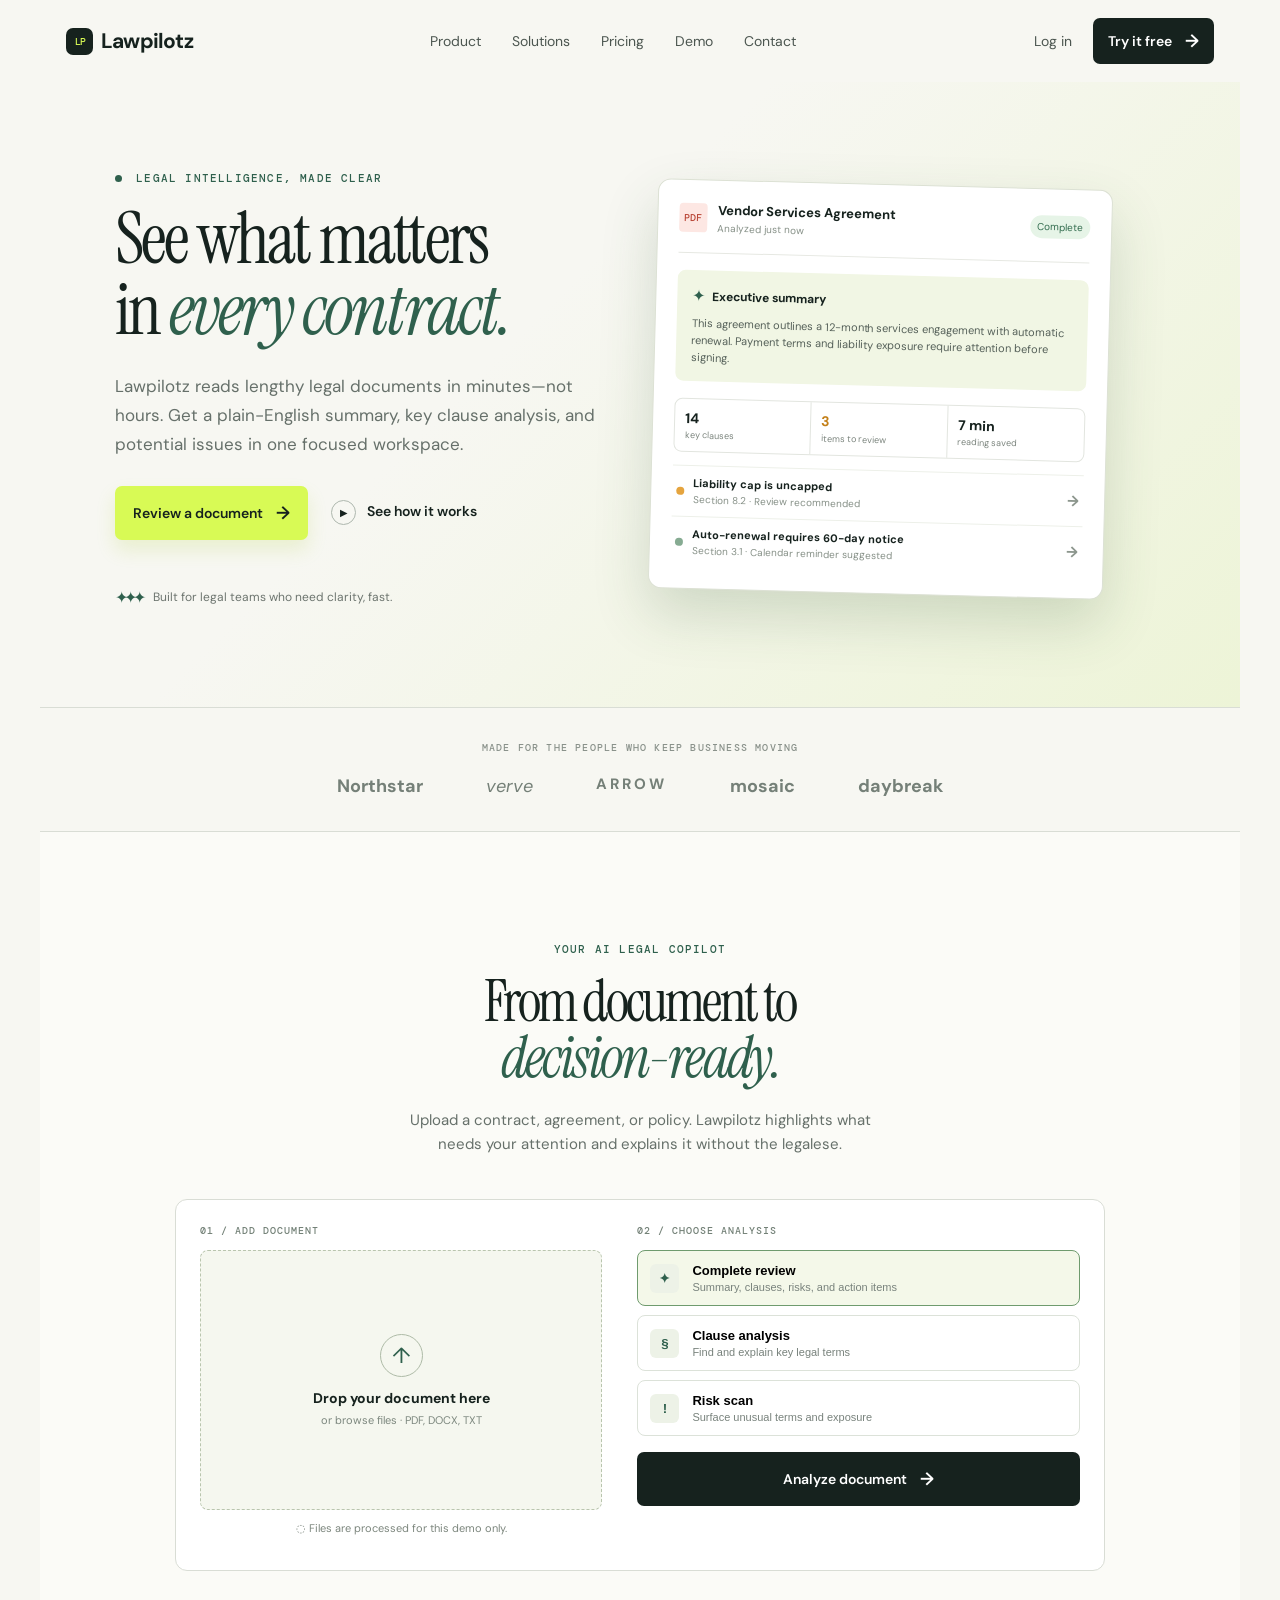
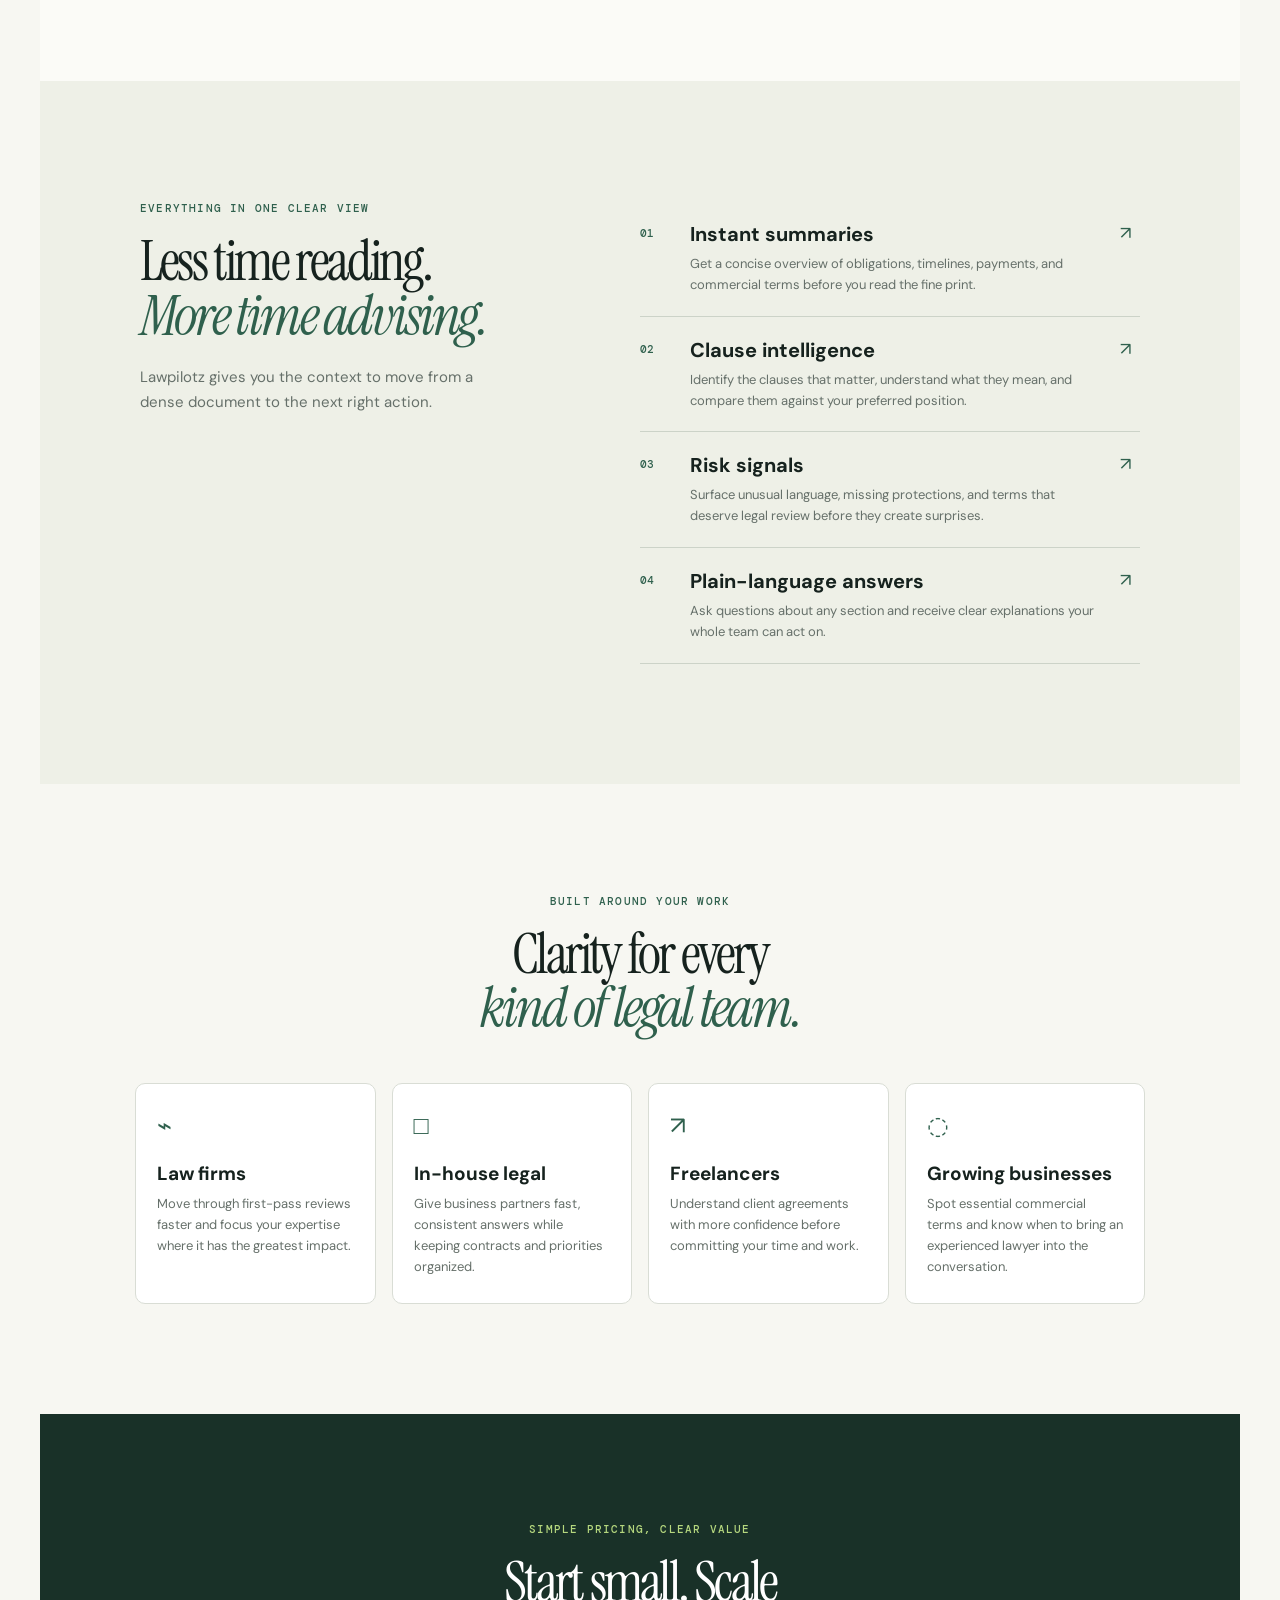
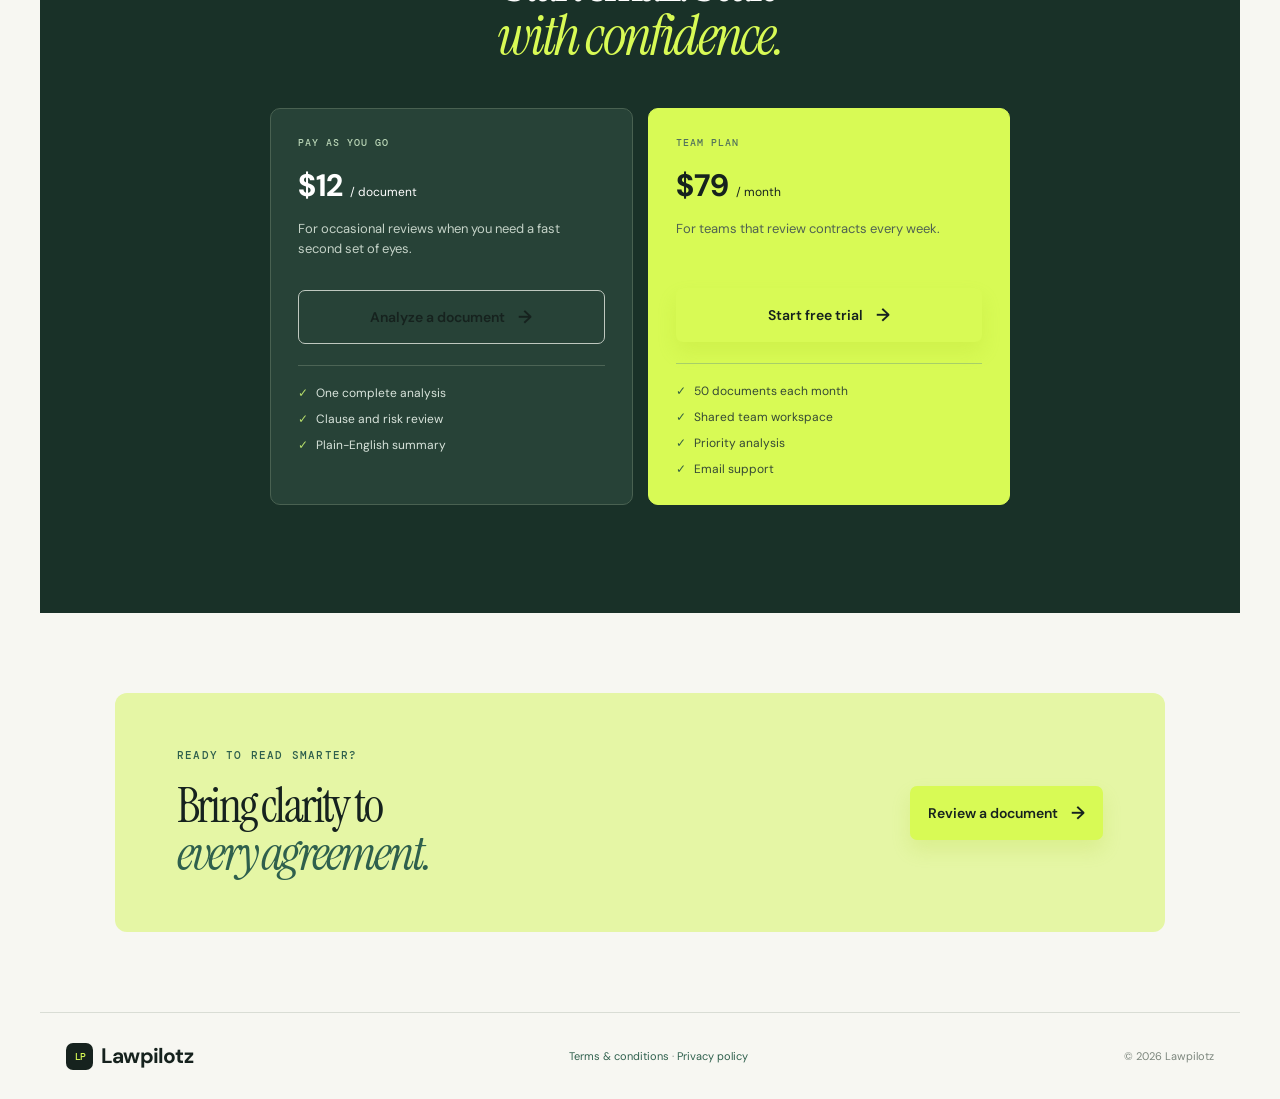
<file: index.html>
<!doctype html>
<html lang="en">
<head>
  <meta charset="UTF-8" />
  <meta name="viewport" content="width=device-width, initial-scale=1.0" />
  <meta name="description" content="Lawpilotz turns complex legal documents into clear, actionable insight." />
  <title>Lawpilotz — Legal clarity, accelerated</title>
  <link rel="preconnect" href="https://fonts.googleapis.com" />
  <link rel="preconnect" href="https://fonts.gstatic.com" crossorigin />
  <link href="https://fonts.googleapis.com/css2?family=DM+Mono:wght@400;500&family=DM+Sans:wght@400;500;600;700&family=Instrument+Serif:ital@0;1&display=swap" rel="stylesheet" />
  <link rel="stylesheet" href="styles.css" />
</head>
<body>
  <header class="header">
    <a class="brand" href="#top"><span class="brand-icon">LP</span>Lawpilotz</a>
    <nav><a href="product.html">Product</a><a href="#solutions">Solutions</a><a href="#pricing">Pricing</a><a href="demo.html">Demo</a><a href="contact.html">Contact</a></nav>
    <div class="header-actions"><a class="login" href="contact.html">Log in</a><a class="button dark small" href="demo.html">Try it free <span>→</span></a></div>
  </header>
  <main id="top">
    <section class="hero">
      <div class="hero-copy">
        <p class="eyebrow"><i></i> LEGAL INTELLIGENCE, MADE CLEAR</p>
        <h1>See what matters<br />in <em>every contract.</em></h1>
        <p class="hero-text">Lawpilotz reads lengthy legal documents in minutes—not hours. Get a plain-English summary, key clause analysis, and potential issues in one focused workspace.</p>
        <div class="hero-actions"><a class="button lime" href="demo.html">Review a document <span>→</span></a><a class="watch-link" href="#product"><b>▶</b> See how it works</a></div>
        <div class="proof"><span class="proof-symbols">✦ ✦ ✦</span><span>Built for legal teams who need clarity, fast.</span></div>
      </div>
      <div class="hero-panel" aria-label="Lawpilotz contract analysis preview">
        <div class="panel-top"><span class="file-badge">PDF</span><div><strong>Vendor Services Agreement</strong><small>Analyzed just now</small></div><span class="status">Complete</span></div>
        <div class="panel-summary"><div class="summary-title"><span>✦</span><strong>Executive summary</strong></div><p>This agreement outlines a 12-month services engagement with automatic renewal. Payment terms and liability exposure require attention before signing.</p></div>
        <div class="panel-metrics"><div><b>14</b><span>key clauses</span></div><div><b class="amber">3</b><span>items to review</span></div><div><b>7 min</b><span>reading saved</span></div></div>
        <div class="issue-row"><span class="issue-dot"></span><div><strong>Liability cap is uncapped</strong><small>Section 8.2 · Review recommended</small></div><b>→</b></div>
        <div class="issue-row"><span class="issue-dot soft"></span><div><strong>Auto-renewal requires 60-day notice</strong><small>Section 3.1 · Calendar reminder suggested</small></div><b>→</b></div>
      </div>
    </section>
    <section class="logos"><p>MADE FOR THE PEOPLE WHO KEEP BUSINESS MOVING</p><div><span>Northstar</span><span>verve</span><span>ARROW</span><span>mosaic</span><span>daybreak</span></div></section>
    <section class="demo" id="demo">
      <div class="section-heading"><p class="eyebrow">YOUR AI LEGAL COPILOT</p><h2>From document to<br /><em>decision-ready.</em></h2><p>Upload a contract, agreement, or policy. Lawpilotz highlights what needs your attention and explains it without the legalese.</p></div>
      <div class="demo-workspace">
        <div class="upload-column"><p class="step">01 / ADD DOCUMENT</p><label class="dropzone" id="dropzone" for="document-upload"><input id="document-upload" type="file" accept=".pdf,.doc,.docx,.txt" /><span class="upload-symbol">↑</span><strong id="upload-title">Drop your document here</strong><small id="upload-help">or browse files · PDF, DOCX, TXT</small></label><p class="secure-note">◌ Files are processed for this demo only.</p></div>
        <div class="analysis-column"><p class="step">02 / CHOOSE ANALYSIS</p><div class="analysis-options"><button class="analysis-choice selected"><span>✦</span><div><b>Complete review</b><small>Summary, clauses, risks, and action items</small></div></button><button class="analysis-choice"><span>§</span><div><b>Clause analysis</b><small>Find and explain key legal terms</small></div></button><button class="analysis-choice"><span>!</span><div><b>Risk scan</b><small>Surface unusual terms and exposure</small></div></button></div><button class="button dark analyze" id="analyze-button" type="button">Analyze document <span>→</span></button></div>
      </div>
      <div class="results" id="results" hidden>
        <div class="results-head"><div><p class="eyebrow">ANALYSIS COMPLETE</p><h3>Your document, <em>decoded.</em></h3></div><span class="read-time">7 min saved</span></div>
        <div class="results-grid"><article class="result-card overview"><span>✦</span><h4>Plain-English overview</h4><p>A 12-month vendor agreement with monthly payments and automatic renewal. The agreement favors the vendor in its current form.</p></article><article class="result-card"><span class="warning">!</span><h4>Priority issue</h4><p><b>Unlimited liability.</b> The vendor’s liability is not capped, which could expose your business to significant risk.</p></article><article class="result-card"><span>§</span><h4>Key action</h4><p>Request a liability cap tied to the fees paid in the prior 12 months before execution.</p></article></div>
      </div>
    </section>
    <section class="features" id="product"><div class="feature-intro"><p class="eyebrow">EVERYTHING IN ONE CLEAR VIEW</p><h2>Less time reading.<br /><em>More time advising.</em></h2><p>Lawpilotz gives you the context to move from a dense document to the next right action.</p></div><div class="feature-list"><article><span>01</span><div><h3>Instant summaries</h3><p>Get a concise overview of obligations, timelines, payments, and commercial terms before you read the fine print.</p></div><i>↗</i></article><article><span>02</span><div><h3>Clause intelligence</h3><p>Identify the clauses that matter, understand what they mean, and compare them against your preferred position.</p></div><i>↗</i></article><article><span>03</span><div><h3>Risk signals</h3><p>Surface unusual language, missing protections, and terms that deserve legal review before they create surprises.</p></div><i>↗</i></article><article><span>04</span><div><h3>Plain-language answers</h3><p>Ask questions about any section and receive clear explanations your whole team can act on.</p></div><i>↗</i></article></div></section>
    <section class="solutions" id="solutions"><div class="solutions-copy"><p class="eyebrow">BUILT AROUND YOUR WORK</p><h2>Clarity for every<br /><em>kind of legal team.</em></h2></div><div class="solution-grid"><article><span>⌁</span><h3>Law firms</h3><p>Move through first-pass reviews faster and focus your expertise where it has the greatest impact.</p></article><article><span>□</span><h3>In-house legal</h3><p>Give business partners fast, consistent answers while keeping contracts and priorities organized.</p></article><article><span>↗</span><h3>Freelancers</h3><p>Understand client agreements with more confidence before committing your time and work.</p></article><article><span>◌</span><h3>Growing businesses</h3><p>Spot essential commercial terms and know when to bring an experienced lawyer into the conversation.</p></article></div></section>
    <section class="pricing" id="pricing"><p class="eyebrow">SIMPLE PRICING, CLEAR VALUE</p><h2>Start small. Scale<br /><em>with confidence.</em></h2><div class="pricing-grid"><article><p class="plan">PAY AS YOU GO</p><h3>$12 <small>/ document</small></h3><p>For occasional reviews when you need a fast second set of eyes.</p><a class="button outline" href="#demo">Analyze a document <span>→</span></a><ul><li>One complete analysis</li><li>Clause and risk review</li><li>Plain-English summary</li></ul></article><article class="pro"><p class="plan">TEAM PLAN</p><h3>$79 <small>/ month</small></h3><p>For teams that review contracts every week.</p><a class="button lime" href="#demo">Start free trial <span>→</span></a><ul><li>50 documents each month</li><li>Shared team workspace</li><li>Priority analysis</li><li>Email support</li></ul></article></div></section>
    <section class="final-cta"><div><p class="eyebrow">READY TO READ SMARTER?</p><h2>Bring clarity to<br /><em>every agreement.</em></h2></div><a class="button lime" href="#demo">Review a document <span>→</span></a></section>
  </main>
  <footer><a class="brand" href="#top"><span class="brand-icon">LP</span>Lawpilotz</a><p><a style="color:#2f604d;text-decoration:none" href="terms.html">Terms & conditions</a> · <a style="color:#2f604d;text-decoration:none" href="privacy.html">Privacy policy</a></p><span>© 2026 Lawpilotz</span></footer>
  <script src="script.js"></script>
</body>
</html>
</file>
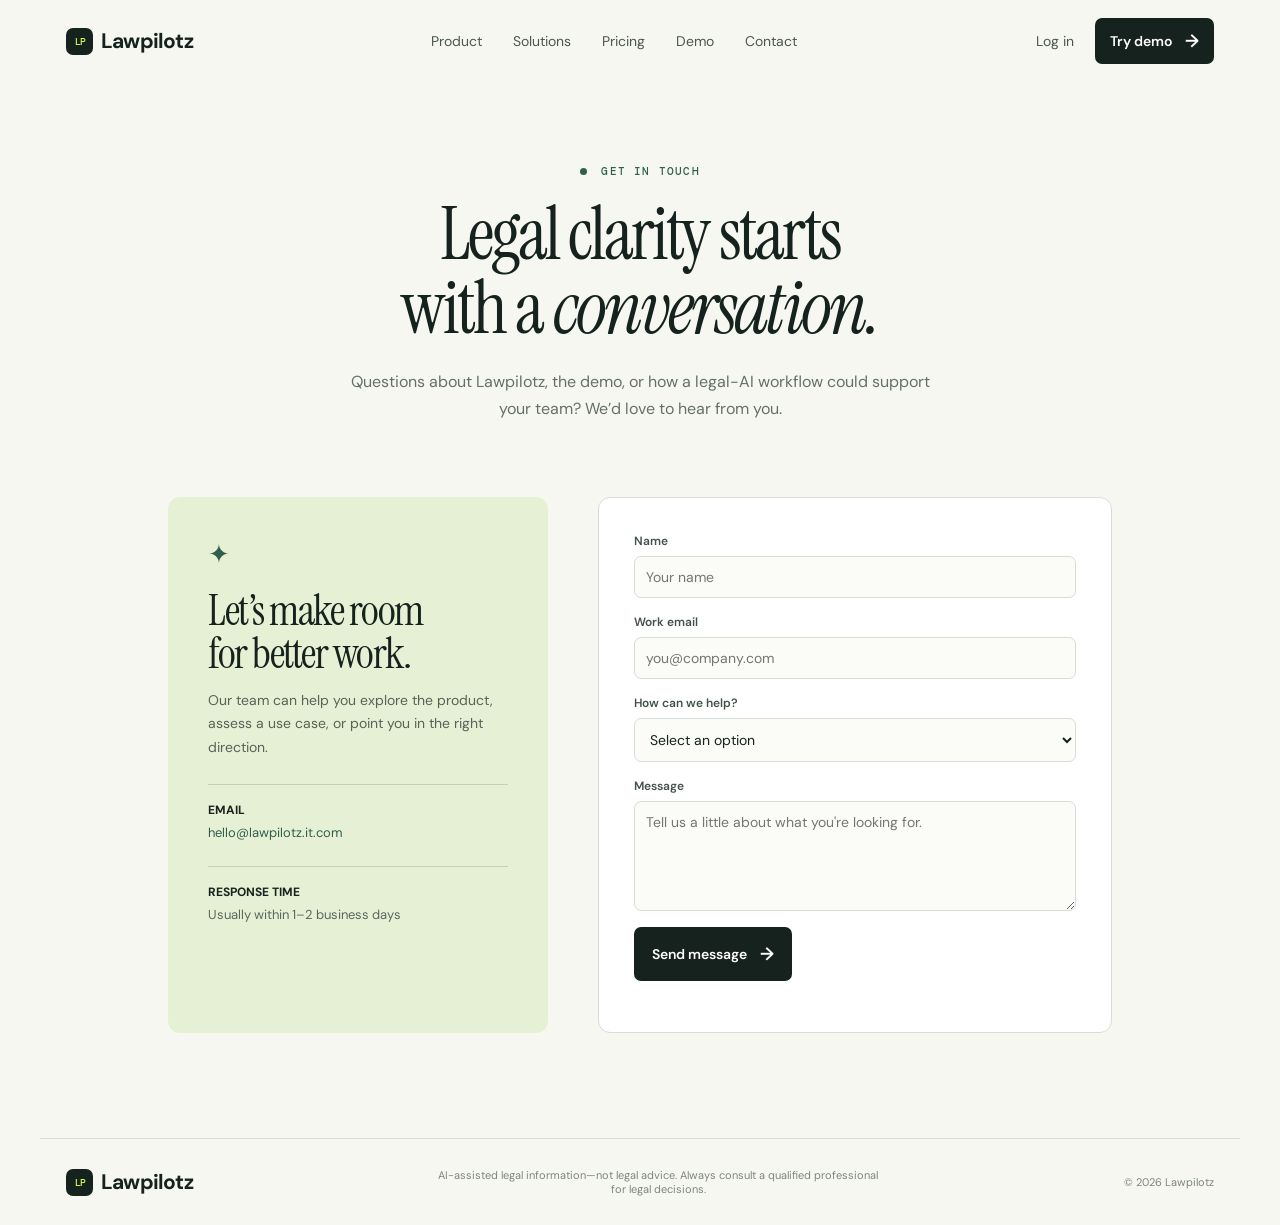
<file: contact.html>
<!doctype html>
<html lang="en"><head><meta charset="UTF-8"><meta name="viewport" content="width=device-width,initial-scale=1.0"><meta name="description" content="Contact the Lawpilotz team."><title>Contact Lawpilotz</title><link rel="preconnect" href="https://fonts.googleapis.com"><link rel="preconnect" href="https://fonts.gstatic.com" crossorigin><link href="https://fonts.googleapis.com/css2?family=DM+Mono:wght@400;500&family=DM+Sans:wght@400;500;600;700&family=Instrument+Serif:ital@0;1&display=swap" rel="stylesheet"><link rel="stylesheet" href="styles.css"><link rel="stylesheet" href="pages.css"></head>
<body><header class="header"><a class="brand" href="index.html"><span class="brand-icon">LP</span>Lawpilotz</a><nav><a href="index.html#product">Product</a><a href="index.html#solutions">Solutions</a><a href="index.html#pricing">Pricing</a><a href="demo.html">Demo</a><a href="contact.html">Contact</a></nav><div class="header-actions"><a class="login" href="contact.html">Log in</a><a class="button dark small" href="demo.html">Try demo <span>→</span></a></div></header><main><section class="page-hero"><p class="eyebrow"><i></i> GET IN TOUCH</p><h1>Legal clarity starts<br>with a <em>conversation.</em></h1><p>Questions about Lawpilotz, the demo, or how a legal-AI workflow could support your team? We’d love to hear from you.</p></section><section class="contact-layout"><aside class="contact-info"><span>✦</span><h2>Let’s make room<br>for better work.</h2><p>Our team can help you explore the product, assess a use case, or point you in the right direction.</p><div class="contact-detail"><b>EMAIL</b><a href="mailto:hello@lawpilotz.it.com">hello@lawpilotz.it.com</a></div><div class="contact-detail"><b>RESPONSE TIME</b><span>Usually within 1–2 business days</span></div></aside><form class="contact-form" id="contact-form"><label>Name<input required type="text" placeholder="Your name"></label><label>Work email<input required type="email" placeholder="you@company.com"></label><label>How can we help?<select required><option value="">Select an option</option><option>Product question</option><option>Talk about a team plan</option><option>Partnership inquiry</option><option>Other</option></select></label><label>Message<textarea required placeholder="Tell us a little about what you're looking for."></textarea></label><button class="button dark" type="submit">Send message <span>→</span></button><p class="form-status" id="form-status"></p></form></section></main><footer><a class="brand" href="index.html"><span class="brand-icon">LP</span>Lawpilotz</a><p>AI-assisted legal information—not legal advice. Always consult a qualified professional for legal decisions.</p><span>© 2026 Lawpilotz</span></footer><script src="contact.js"></script></body></html>
</file>
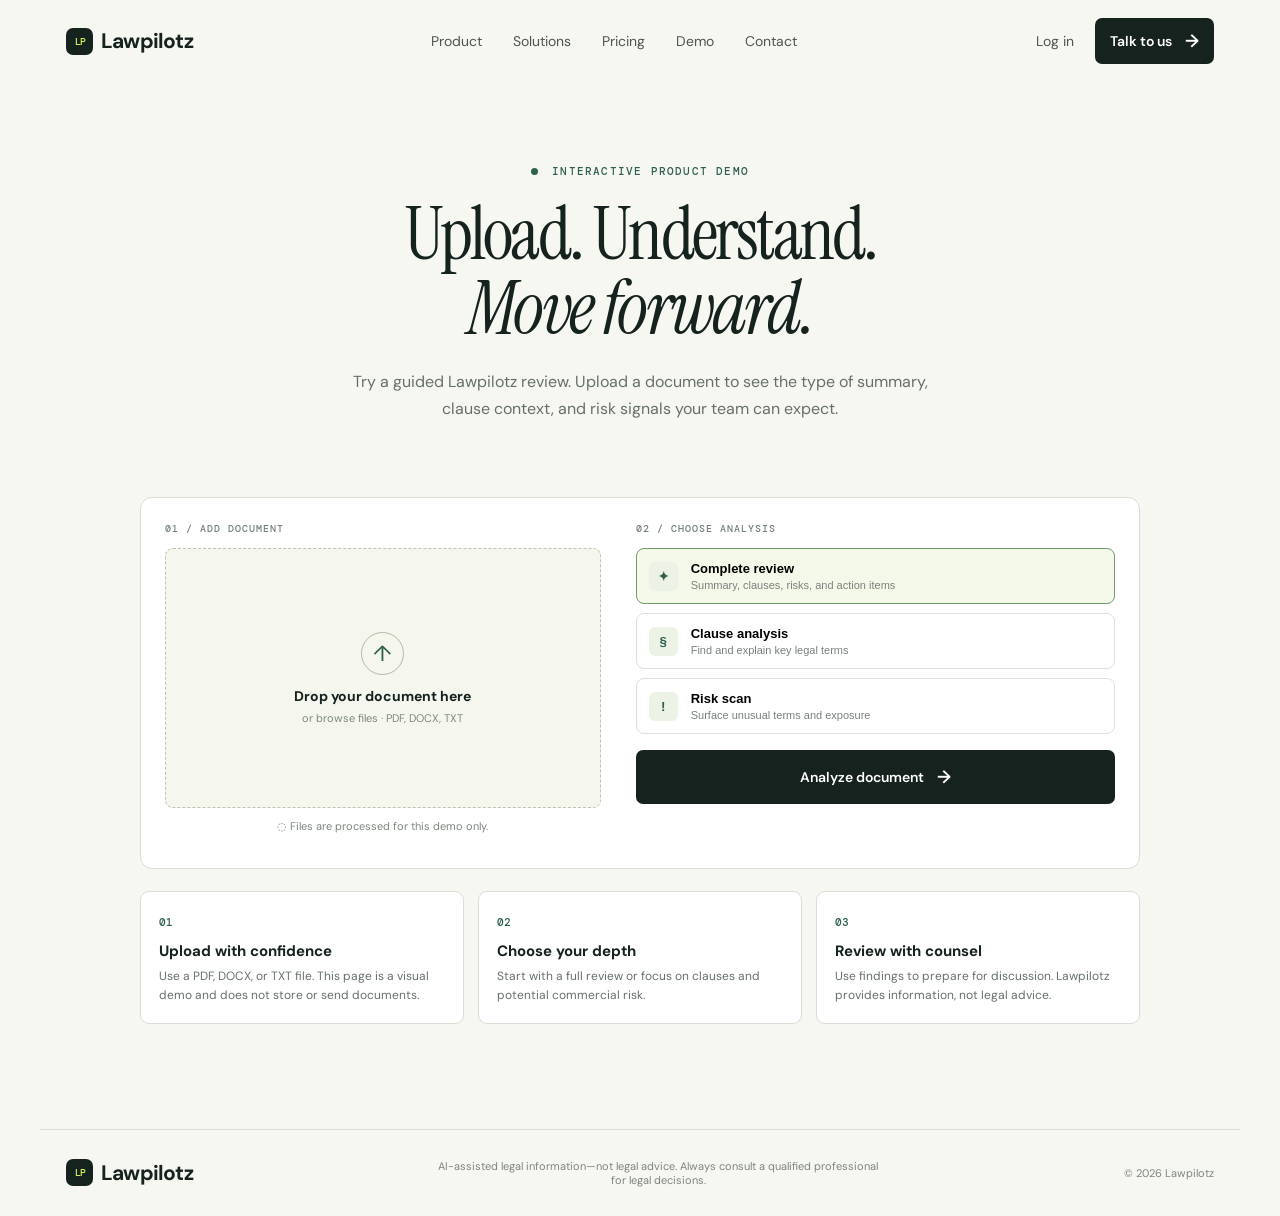
<file: demo.html>
<!doctype html>
<html lang="en"><head><meta charset="UTF-8"><meta name="viewport" content="width=device-width,initial-scale=1.0"><meta name="description" content="Try the Lawpilotz AI legal document review demo."><title>Document Review Demo | Lawpilotz</title><link rel="preconnect" href="https://fonts.googleapis.com"><link rel="preconnect" href="https://fonts.gstatic.com" crossorigin><link href="https://fonts.googleapis.com/css2?family=DM+Mono:wght@400;500&family=DM+Sans:wght@400;500;600;700&family=Instrument+Serif:ital@0;1&display=swap" rel="stylesheet"><link rel="stylesheet" href="styles.css"><link rel="stylesheet" href="pages.css"></head>
<body><header class="header"><a class="brand" href="index.html"><span class="brand-icon">LP</span>Lawpilotz</a><nav><a href="index.html#product">Product</a><a href="index.html#solutions">Solutions</a><a href="index.html#pricing">Pricing</a><a href="demo.html">Demo</a><a href="contact.html">Contact</a></nav><div class="header-actions"><a class="login" href="contact.html">Log in</a><a class="button dark small" href="contact.html">Talk to us <span>→</span></a></div></header><main><section class="page-hero"><p class="eyebrow"><i></i> INTERACTIVE PRODUCT DEMO</p><h1>Upload. Understand.<br><em>Move forward.</em></h1><p>Try a guided Lawpilotz review. Upload a document to see the type of summary, clause context, and risk signals your team can expect.</p></section><section class="demo-page"><div class="demo-workspace"><div class="upload-column"><p class="step">01 / ADD DOCUMENT</p><label class="dropzone" id="dropzone" for="document-upload"><input id="document-upload" type="file" accept=".pdf,.doc,.docx,.txt"><span class="upload-symbol">↑</span><strong id="upload-title">Drop your document here</strong><small id="upload-help">or browse files · PDF, DOCX, TXT</small></label><p class="secure-note">◌ Files are processed for this demo only.</p></div><div class="analysis-column"><p class="step">02 / CHOOSE ANALYSIS</p><div class="analysis-options"><button class="analysis-choice selected"><span>✦</span><div><b>Complete review</b><small>Summary, clauses, risks, and action items</small></div></button><button class="analysis-choice"><span>§</span><div><b>Clause analysis</b><small>Find and explain key legal terms</small></div></button><button class="analysis-choice"><span>!</span><div><b>Risk scan</b><small>Surface unusual terms and exposure</small></div></button></div><button class="button dark analyze" id="analyze-button" type="button">Analyze document <span>→</span></button></div></div><div class="results" id="results" hidden><div class="results-head"><div><p class="eyebrow">ANALYSIS COMPLETE</p><h3>Your document, <em>decoded.</em></h3></div><span class="read-time">7 min saved</span></div><div class="results-grid"><article class="result-card overview"><span>✦</span><h4>Plain-English overview</h4><p>A 12-month vendor agreement with monthly payments and automatic renewal. The agreement favors the vendor in its current form.</p></article><article class="result-card"><span class="warning">!</span><h4>Priority issue</h4><p><b>Unlimited liability.</b> The vendor’s liability is not capped, which could expose your business to significant risk.</p></article><article class="result-card"><span>§</span><h4>Key action</h4><p>Request a liability cap tied to the fees paid in the prior 12 months before execution.</p></article></div></div><div class="demo-tips"><article><span>01</span><h3>Upload with confidence</h3><p>Use a PDF, DOCX, or TXT file. This page is a visual demo and does not store or send documents.</p></article><article><span>02</span><h3>Choose your depth</h3><p>Start with a full review or focus on clauses and potential commercial risk.</p></article><article><span>03</span><h3>Review with counsel</h3><p>Use findings to prepare for discussion. Lawpilotz provides information, not legal advice.</p></article></div></section></main><footer><a class="brand" href="index.html"><span class="brand-icon">LP</span>Lawpilotz</a><p>AI-assisted legal information—not legal advice. Always consult a qualified professional for legal decisions.</p><span>© 2026 Lawpilotz</span></footer><script src="script.js"></script></body></html>
</file>
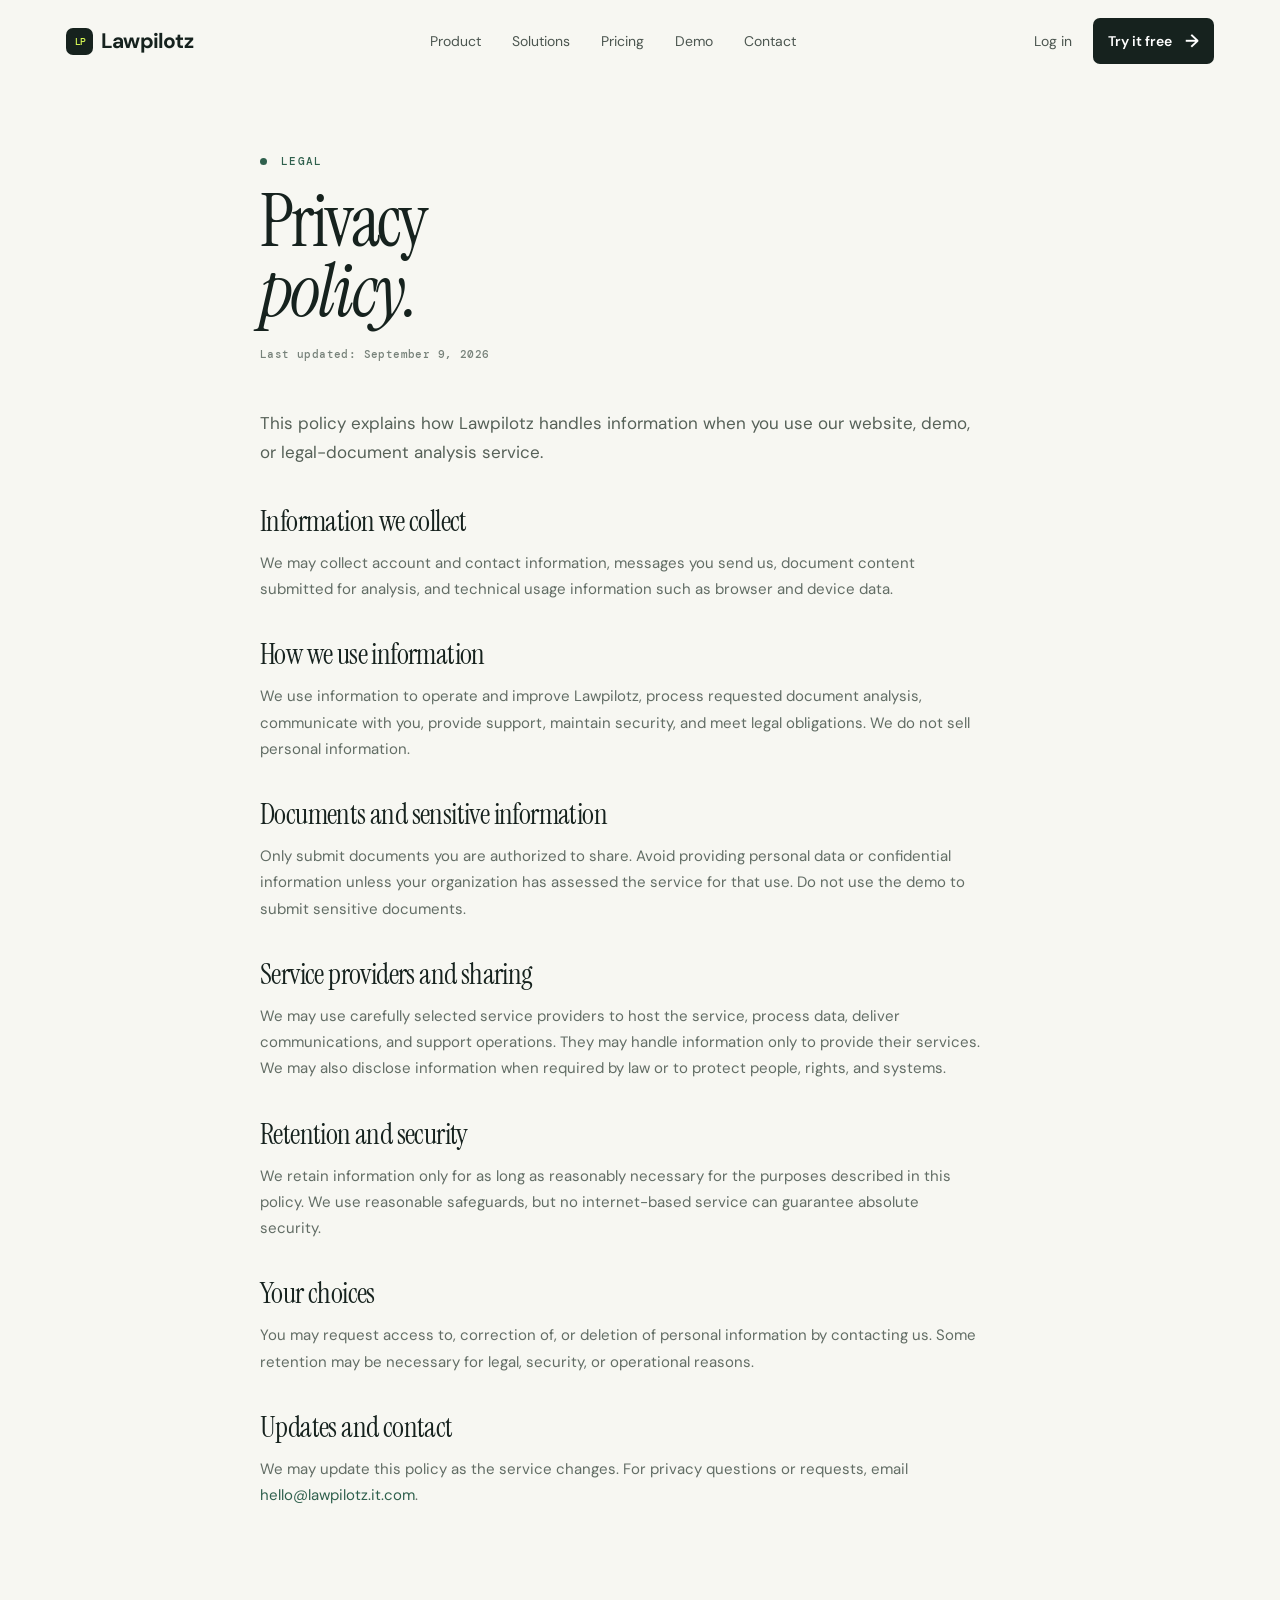
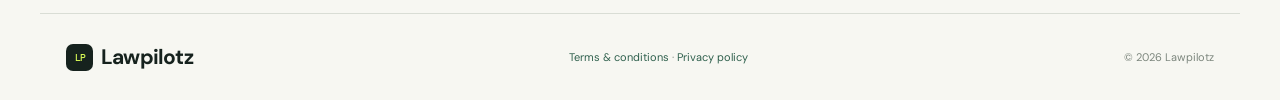
<file: privacy.html>
<!doctype html>
<html lang="en"><head><meta charset="UTF-8"><meta name="viewport" content="width=device-width,initial-scale=1.0"><title>Privacy Policy | Lawpilotz</title><link rel="preconnect" href="https://fonts.googleapis.com"><link rel="preconnect" href="https://fonts.gstatic.com" crossorigin><link href="https://fonts.googleapis.com/css2?family=DM+Mono:wght@400;500&family=DM+Sans:wght@400;500;600;700&family=Instrument+Serif:ital@0;1&display=swap" rel="stylesheet"><link rel="stylesheet" href="styles.css"><link rel="stylesheet" href="legal.css"></head>
<body><header class="header"><a class="brand" href="index.html"><span class="brand-icon">LP</span>Lawpilotz</a><nav><a href="product.html">Product</a><a href="index.html#solutions">Solutions</a><a href="index.html#pricing">Pricing</a><a href="demo.html">Demo</a><a href="contact.html">Contact</a></nav><div class="header-actions"><a class="login" href="contact.html">Log in</a><a class="button dark small" href="demo.html">Try it free <span>→</span></a></div></header><main class="legal-page"><p class="eyebrow"><i></i> LEGAL</p><h1>Privacy<br><em>policy.</em></h1><p class="updated">Last updated: September 9, 2026</p><div class="legal-content"><p>This policy explains how Lawpilotz handles information when you use our website, demo, or legal-document analysis service.</p><h2>Information we collect</h2><p>We may collect account and contact information, messages you send us, document content submitted for analysis, and technical usage information such as browser and device data.</p><h2>How we use information</h2><p>We use information to operate and improve Lawpilotz, process requested document analysis, communicate with you, provide support, maintain security, and meet legal obligations. We do not sell personal information.</p><h2>Documents and sensitive information</h2><p>Only submit documents you are authorized to share. Avoid providing personal data or confidential information unless your organization has assessed the service for that use. Do not use the demo to submit sensitive documents.</p><h2>Service providers and sharing</h2><p>We may use carefully selected service providers to host the service, process data, deliver communications, and support operations. They may handle information only to provide their services. We may also disclose information when required by law or to protect people, rights, and systems.</p><h2>Retention and security</h2><p>We retain information only for as long as reasonably necessary for the purposes described in this policy. We use reasonable safeguards, but no internet-based service can guarantee absolute security.</p><h2>Your choices</h2><p>You may request access to, correction of, or deletion of personal information by contacting us. Some retention may be necessary for legal, security, or operational reasons.</p><h2>Updates and contact</h2><p>We may update this policy as the service changes. For privacy questions or requests, email <a href="mailto:hello@lawpilotz.it.com">hello@lawpilotz.it.com</a>.</p></div></main><footer><a class="brand" href="index.html"><span class="brand-icon">LP</span>Lawpilotz</a><p><a href="terms.html">Terms & conditions</a> · <a href="privacy.html">Privacy policy</a></p><span>© 2026 Lawpilotz</span></footer></body></html>
</file>
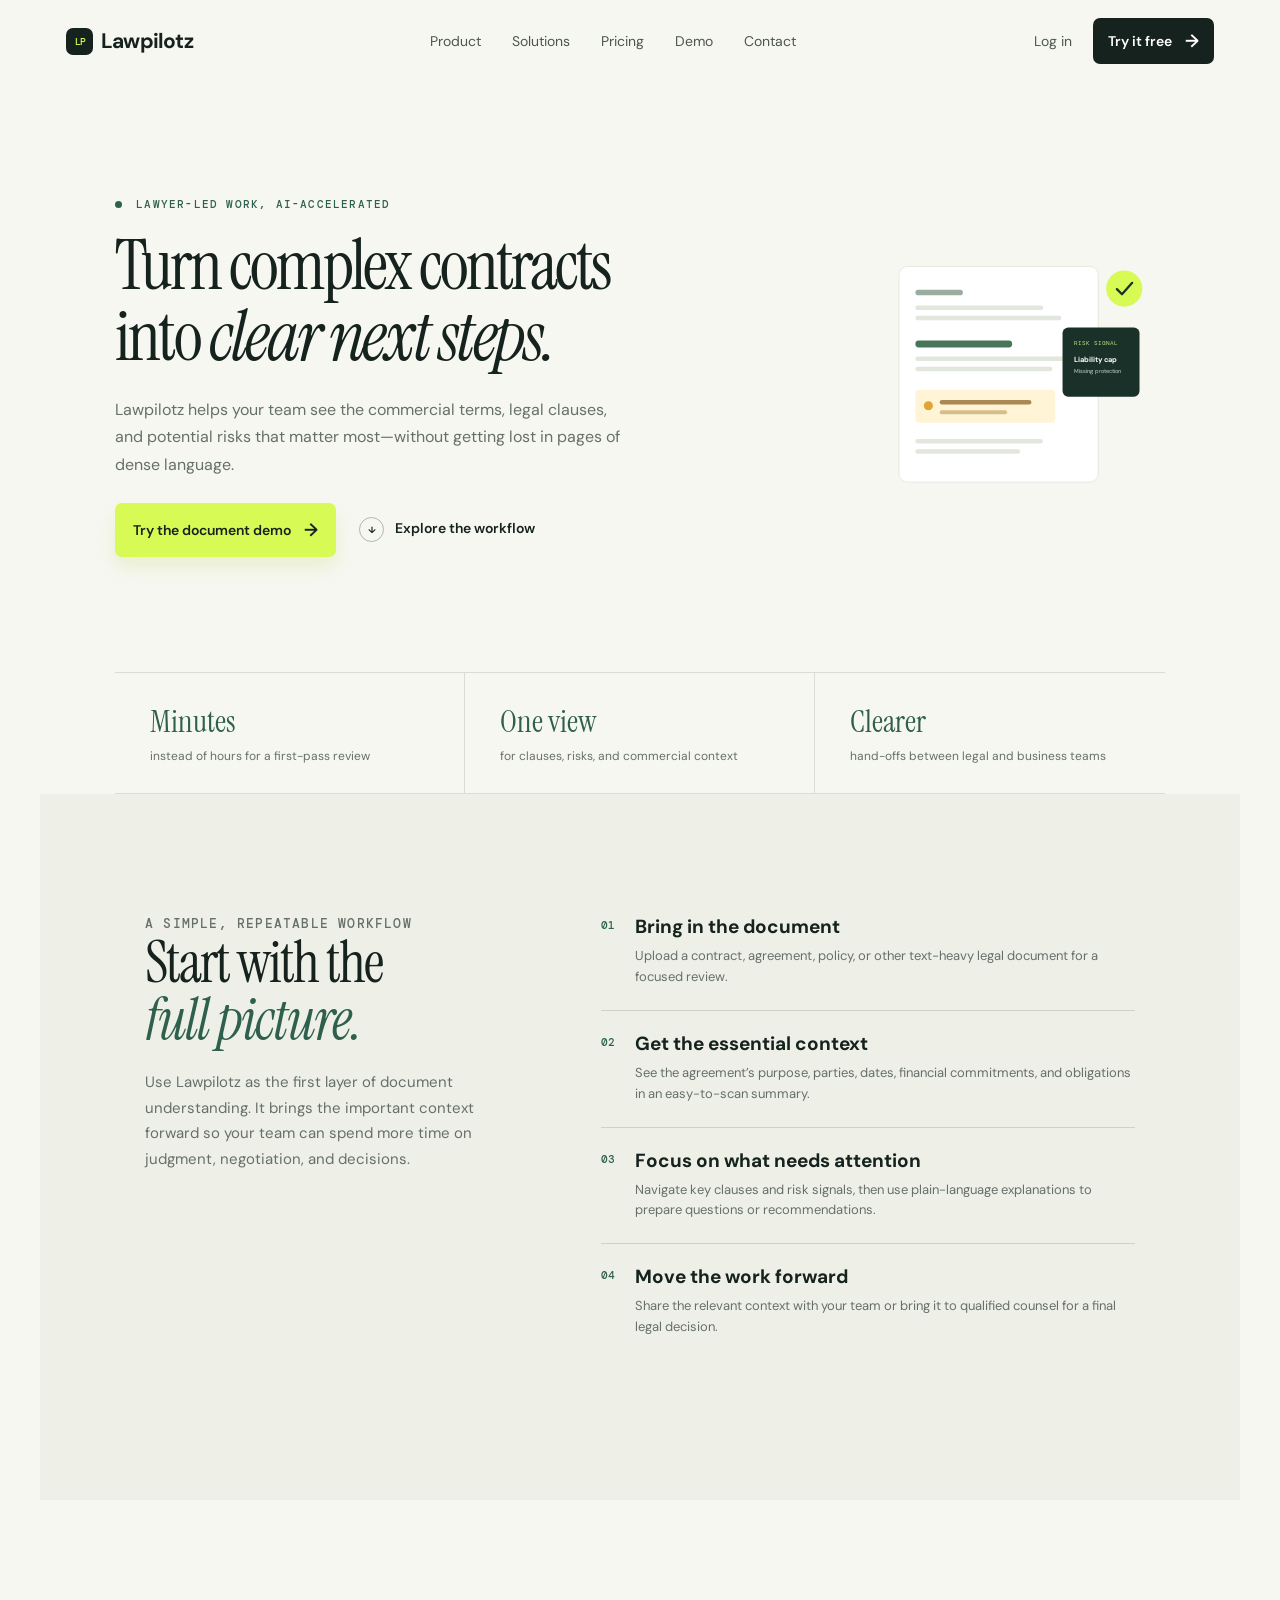
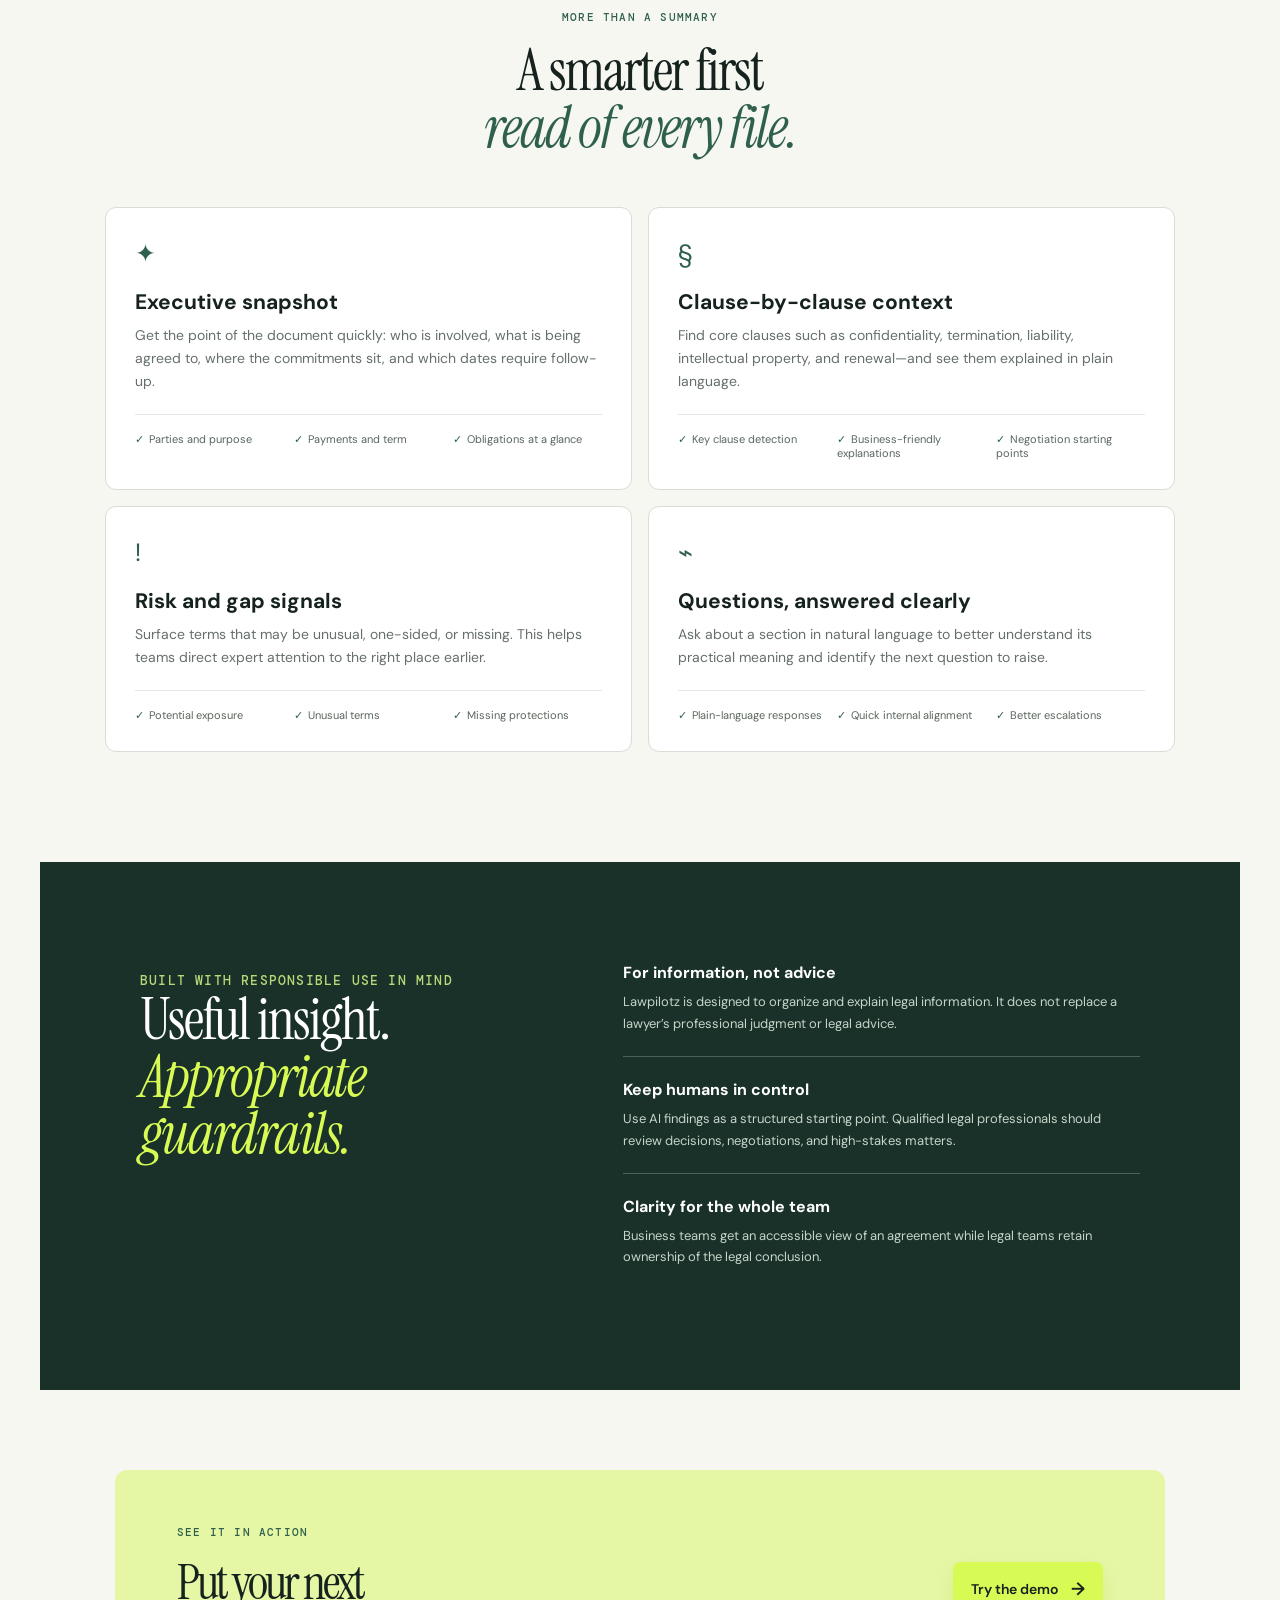
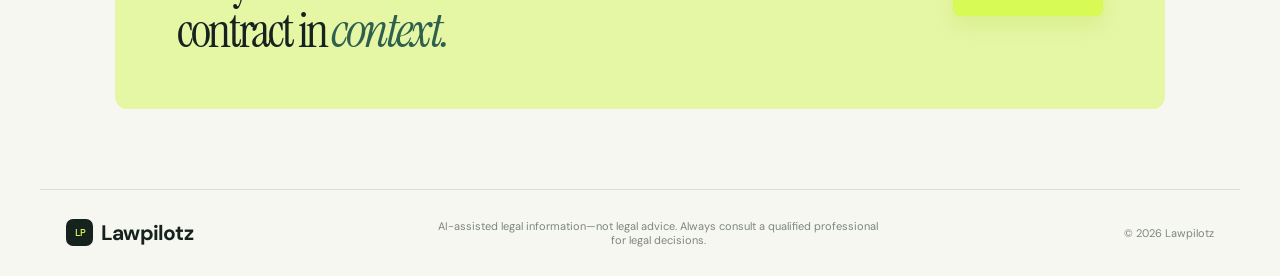
<file: product.html>
<!doctype html>
<html lang="en"><head><meta charset="UTF-8"><meta name="viewport" content="width=device-width,initial-scale=1.0"><meta name="description" content="Learn how Lawpilotz helps teams understand legal documents faster."><title>Product | Lawpilotz</title><link rel="preconnect" href="https://fonts.googleapis.com"><link rel="preconnect" href="https://fonts.gstatic.com" crossorigin><link href="https://fonts.googleapis.com/css2?family=DM+Mono:wght@400;500&family=DM+Sans:wght@400;500;600;700&family=Instrument+Serif:ital@0;1&display=swap" rel="stylesheet"><link rel="stylesheet" href="styles.css"><link rel="stylesheet" href="product.css"></head>
<body><header class="header"><a class="brand" href="index.html"><span class="brand-icon">LP</span>Lawpilotz</a><nav><a href="product.html">Product</a><a href="index.html#solutions">Solutions</a><a href="index.html#pricing">Pricing</a><a href="demo.html">Demo</a><a href="contact.html">Contact</a></nav><div class="header-actions"><a class="login" href="contact.html">Log in</a><a class="button dark small" href="demo.html">Try it free <span>→</span></a></div></header><main><section class="product-hero"><div><p class="eyebrow"><i></i> LAWYER-LED WORK, AI-ACCELERATED</p><h1>Turn complex contracts<br>into <em>clear next steps.</em></h1><p>Lawpilotz helps your team see the commercial terms, legal clauses, and potential risks that matter most—without getting lost in pages of dense language.</p><div class="hero-actions"><a class="button lime" href="demo.html">Try the document demo <span>→</span></a><a class="watch-link" href="#workflow"><b>↓</b> Explore the workflow</a></div></div><div class="product-visual" aria-hidden="true"><svg viewBox="0 0 530 425" xmlns="http://www.w3.org/2000/svg"><rect x="60" y="22" width="352" height="381" rx="15" fill="#fff" stroke="#d6ded1"/><rect x="89" y="63" width="84" height="10" rx="5" fill="#9bad9f"/><rect x="89" y="91" width="226" height="8" rx="4" fill="#e1e7dd"/><rect x="89" y="109" width="258" height="8" rx="4" fill="#e1e7dd"/><rect x="89" y="153" width="171" height="12" rx="6" fill="#467558"/><rect x="89" y="181" width="277" height="8" rx="4" fill="#e1e7dd"/><rect x="89" y="199" width="242" height="8" rx="4" fill="#e1e7dd"/><rect x="89" y="240" width="247" height="58" rx="7" fill="#fff4d6"/><circle cx="112" cy="268" r="8" fill="#e1a535"/><rect x="132" y="258" width="162" height="8" rx="4" fill="#aa8854"/><rect x="132" y="276" width="119" height="7" rx="3.5" fill="#d8bd8c"/><rect x="89" y="327" width="225" height="8" rx="4" fill="#e1e7dd"/><rect x="89" y="345" width="185" height="8" rx="4" fill="#e1e7dd"/><rect x="349" y="130" width="136" height="122" rx="10" fill="#193128"/><text x="369" y="160" fill="#bde287" font-family="DM Mono" font-size="10">RISK SIGNAL</text><text x="369" y="190" fill="white" font-family="DM Sans" font-size="13" font-weight="700">Liability cap</text><text x="369" y="210" fill="#c9d8ce" font-family="DM Sans" font-size="10">Missing protection</text><circle cx="458" cy="61" r="32" fill="#d8fa55"/><path d="M445 62l9 9 18-20" fill="none" stroke="#193128" stroke-width="4" stroke-linecap="round" stroke-linejoin="round"/></svg></div></section><section class="product-stats"><div><b>Minutes</b><span>instead of hours for a first-pass review</span></div><div><b>One view</b><span>for clauses, risks, and commercial context</span></div><div><b>Clearer</b><span>hand-offs between legal and business teams</span></div></section><section class="workflow" id="workflow"><div class="workflow-copy"><p class="eyebrow">A SIMPLE, REPEATABLE WORKFLOW</p><h2>Start with the<br><em>full picture.</em></h2><p>Use Lawpilotz as the first layer of document understanding. It brings the important context forward so your team can spend more time on judgment, negotiation, and decisions.</p></div><ol><li><span>01</span><div><h3>Bring in the document</h3><p>Upload a contract, agreement, policy, or other text-heavy legal document for a focused review.</p></div></li><li><span>02</span><div><h3>Get the essential context</h3><p>See the agreement’s purpose, parties, dates, financial commitments, and obligations in an easy-to-scan summary.</p></div></li><li><span>03</span><div><h3>Focus on what needs attention</h3><p>Navigate key clauses and risk signals, then use plain-language explanations to prepare questions or recommendations.</p></div></li><li><span>04</span><div><h3>Move the work forward</h3><p>Share the relevant context with your team or bring it to qualified counsel for a final legal decision.</p></div></li></ol></section><section class="deep-features"><div class="deep-heading"><p class="eyebrow">MORE THAN A SUMMARY</p><h2>A smarter first<br><em>read of every file.</em></h2></div><div class="deep-grid"><article><span>✦</span><h3>Executive snapshot</h3><p>Get the point of the document quickly: who is involved, what is being agreed to, where the commitments sit, and which dates require follow-up.</p><ul><li>Parties and purpose</li><li>Payments and term</li><li>Obligations at a glance</li></ul></article><article><span>§</span><h3>Clause-by-clause context</h3><p>Find core clauses such as confidentiality, termination, liability, intellectual property, and renewal—and see them explained in plain language.</p><ul><li>Key clause detection</li><li>Business-friendly explanations</li><li>Negotiation starting points</li></ul></article><article><span>!</span><h3>Risk and gap signals</h3><p>Surface terms that may be unusual, one-sided, or missing. This helps teams direct expert attention to the right place earlier.</p><ul><li>Potential exposure</li><li>Unusual terms</li><li>Missing protections</li></ul></article><article><span>⌁</span><h3>Questions, answered clearly</h3><p>Ask about a section in natural language to better understand its practical meaning and identify the next question to raise.</p><ul><li>Plain-language responses</li><li>Quick internal alignment</li><li>Better escalations</li></ul></article></div></section><section class="product-security"><div><p class="eyebrow">BUILT WITH RESPONSIBLE USE IN MIND</p><h2>Useful insight.<br><em>Appropriate guardrails.</em></h2></div><div><article><b>For information, not advice</b><p>Lawpilotz is designed to organize and explain legal information. It does not replace a lawyer’s professional judgment or legal advice.</p></article><article><b>Keep humans in control</b><p>Use AI findings as a structured starting point. Qualified legal professionals should review decisions, negotiations, and high-stakes matters.</p></article><article><b>Clarity for the whole team</b><p>Business teams get an accessible view of an agreement while legal teams retain ownership of the legal conclusion.</p></article></div></section><section class="final-cta"><div><p class="eyebrow">SEE IT IN ACTION</p><h2>Put your next<br>contract in <em>context.</em></h2></div><a class="button lime" href="demo.html">Try the demo <span>→</span></a></section></main><footer><a class="brand" href="index.html"><span class="brand-icon">LP</span>Lawpilotz</a><p>AI-assisted legal information—not legal advice. Always consult a qualified professional for legal decisions.</p><span>© 2026 Lawpilotz</span></footer></body></html>
</file>
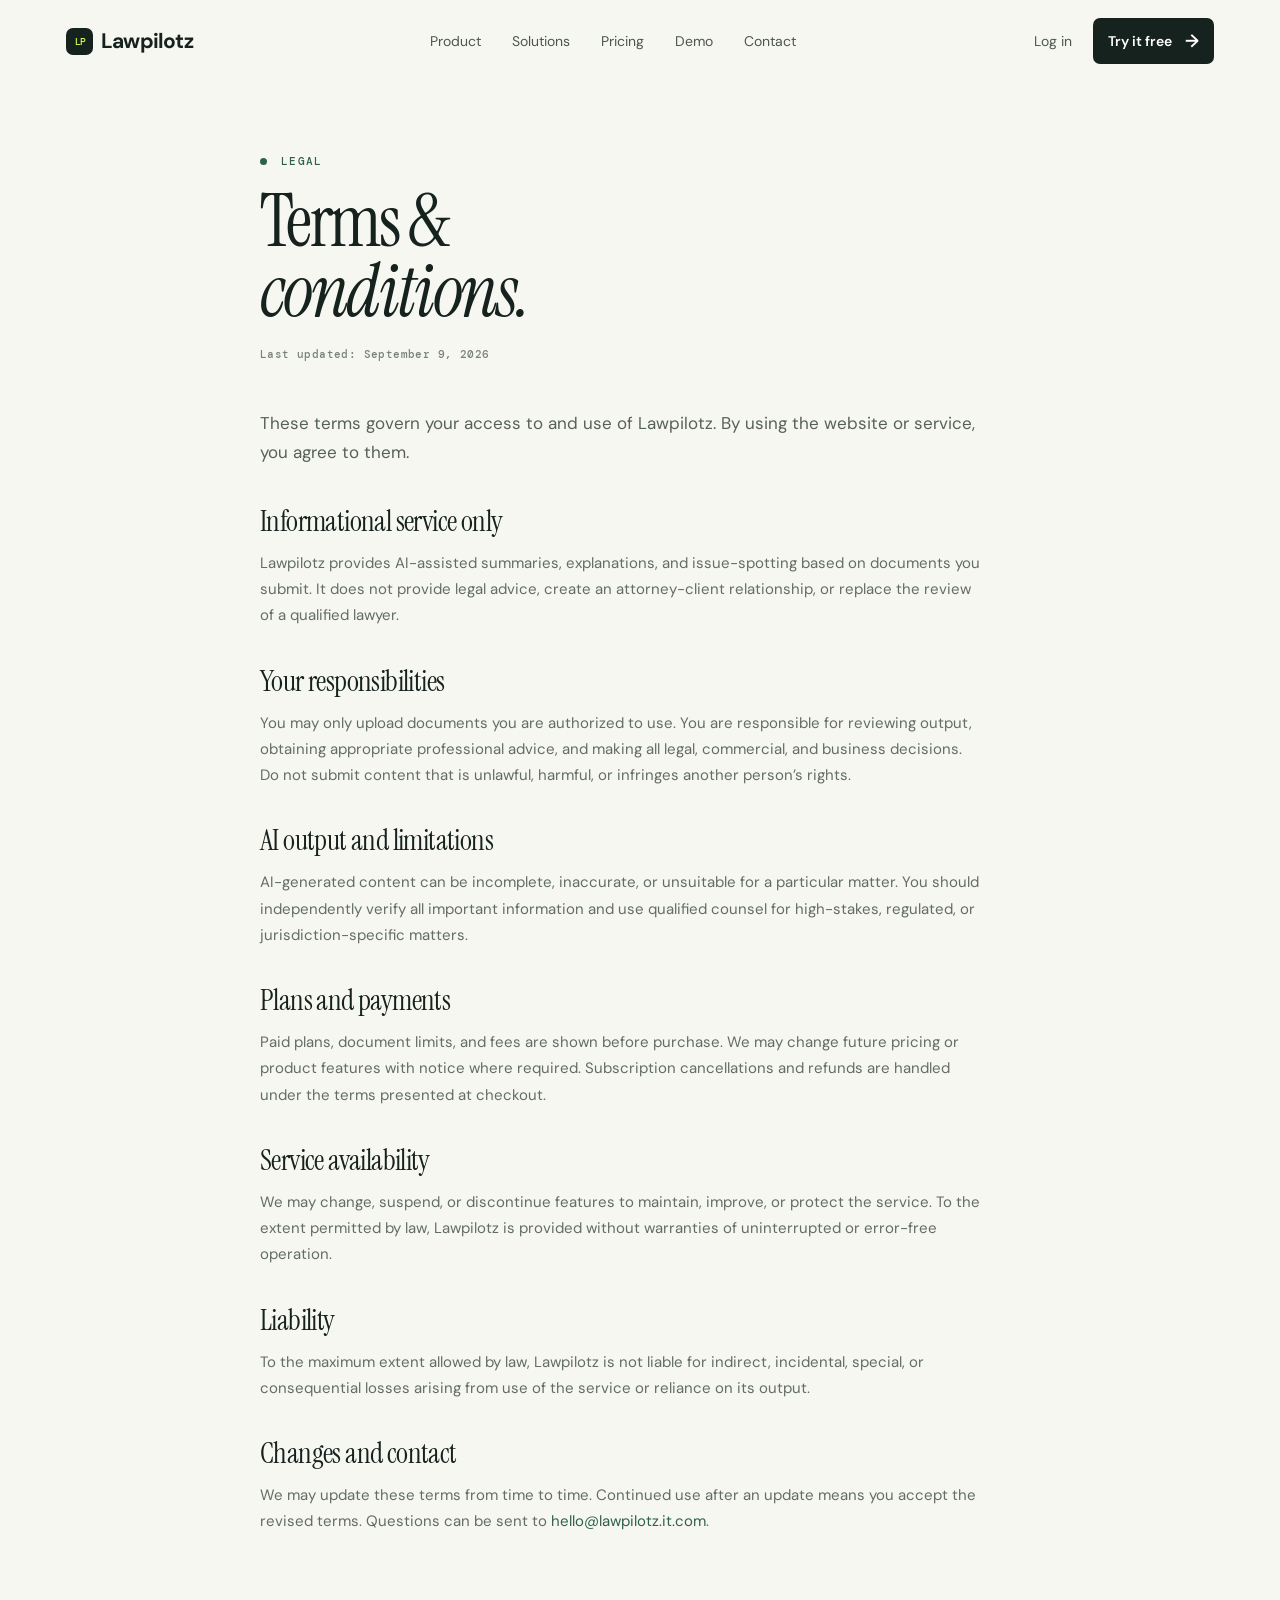
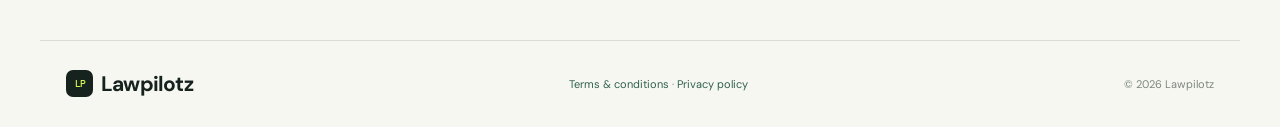
<file: terms.html>
<!doctype html>
<html lang="en"><head><meta charset="UTF-8"><meta name="viewport" content="width=device-width,initial-scale=1.0"><title>Terms & Conditions | Lawpilotz</title><link rel="preconnect" href="https://fonts.googleapis.com"><link rel="preconnect" href="https://fonts.gstatic.com" crossorigin><link href="https://fonts.googleapis.com/css2?family=DM+Mono:wght@400;500&family=DM+Sans:wght@400;500;600;700&family=Instrument+Serif:ital@0;1&display=swap" rel="stylesheet"><link rel="stylesheet" href="styles.css"><link rel="stylesheet" href="legal.css"></head>
<body><header class="header"><a class="brand" href="index.html"><span class="brand-icon">LP</span>Lawpilotz</a><nav><a href="product.html">Product</a><a href="index.html#solutions">Solutions</a><a href="index.html#pricing">Pricing</a><a href="demo.html">Demo</a><a href="contact.html">Contact</a></nav><div class="header-actions"><a class="login" href="contact.html">Log in</a><a class="button dark small" href="demo.html">Try it free <span>→</span></a></div></header><main class="legal-page"><p class="eyebrow"><i></i> LEGAL</p><h1>Terms &<br><em>conditions.</em></h1><p class="updated">Last updated: September 9, 2026</p><div class="legal-content"><p>These terms govern your access to and use of Lawpilotz. By using the website or service, you agree to them.</p><h2>Informational service only</h2><p>Lawpilotz provides AI-assisted summaries, explanations, and issue-spotting based on documents you submit. It does not provide legal advice, create an attorney-client relationship, or replace the review of a qualified lawyer.</p><h2>Your responsibilities</h2><p>You may only upload documents you are authorized to use. You are responsible for reviewing output, obtaining appropriate professional advice, and making all legal, commercial, and business decisions. Do not submit content that is unlawful, harmful, or infringes another person’s rights.</p><h2>AI output and limitations</h2><p>AI-generated content can be incomplete, inaccurate, or unsuitable for a particular matter. You should independently verify all important information and use qualified counsel for high-stakes, regulated, or jurisdiction-specific matters.</p><h2>Plans and payments</h2><p>Paid plans, document limits, and fees are shown before purchase. We may change future pricing or product features with notice where required. Subscription cancellations and refunds are handled under the terms presented at checkout.</p><h2>Service availability</h2><p>We may change, suspend, or discontinue features to maintain, improve, or protect the service. To the extent permitted by law, Lawpilotz is provided without warranties of uninterrupted or error-free operation.</p><h2>Liability</h2><p>To the maximum extent allowed by law, Lawpilotz is not liable for indirect, incidental, special, or consequential losses arising from use of the service or reliance on its output.</p><h2>Changes and contact</h2><p>We may update these terms from time to time. Continued use after an update means you accept the revised terms. Questions can be sent to <a href="mailto:hello@lawpilotz.it.com">hello@lawpilotz.it.com</a>.</p></div></main><footer><a class="brand" href="index.html"><span class="brand-icon">LP</span>Lawpilotz</a><p><a href="terms.html">Terms & conditions</a> · <a href="privacy.html">Privacy policy</a></p><span>© 2026 Lawpilotz</span></footer></body></html>
</file>
<file: styles.css>
:root{--ink:#16221e;--paper:#f7f7f2;--lime:#d8fa55;--green:#2f604d;--muted:#66706a;--line:#d9ddd5;--cream:#eef0e7}*{box-sizing:border-box}html{scroll-behavior:smooth}body{margin:0;background:var(--paper);color:var(--ink);font-family:'DM Sans',sans-serif}.header,main,footer{max-width:1200px;margin:auto}.header{height:82px;display:flex;align-items:center;justify-content:space-between;padding:0 26px}.brand{color:var(--ink);font-weight:700;font-size:21px;letter-spacing:-.8px;text-decoration:none;display:flex;gap:8px;align-items:center}.brand-icon{display:grid;place-items:center;width:27px;height:27px;background:var(--ink);color:var(--lime);font:500 10px 'DM Mono';letter-spacing:-1px;border-radius:7px}nav{display:flex;gap:31px}nav a,.login{color:#4c5650;text-decoration:none;font-size:14px}.header-actions{display:flex;gap:21px;align-items:center}.button{display:inline-block;border-radius:7px;padding:14px 17px;border:1px solid transparent;text-decoration:none;font:600 14px 'DM Sans';cursor:pointer}.button span{font-size:18px;padding-left:10px;vertical-align:-1px}.dark{background:var(--ink);color:#fff}.small{padding:10px 14px}.lime{background:var(--lime);color:var(--ink);box-shadow:0 10px 19px #a2ca1629}.outline{border-color:#bfc8bf;color:var(--ink)}.hero{min-height:625px;display:grid;grid-template-columns:1fr .95fr;align-items:center;padding:75px 75px 85px;background:linear-gradient(135deg,#f7f7f2 40%,#edf4d7)}.eyebrow{font:500 11px 'DM Mono';letter-spacing:1.2px;color:var(--green);margin:0 0 19px}.eyebrow i{display:inline-block;width:7px;height:7px;border-radius:50%;background:var(--green);margin-right:6px}.hero h1,.section-heading h2,.features h2,.solutions h2,.pricing h2,.final-cta h2{font:400 clamp(51px,5.6vw,76px)/.98 'Instrument Serif',serif;letter-spacing:-2.8px;margin:0}.hero h1 em,h2 em,h3 em{font-style:italic;color:var(--green)}.hero-text{font-size:17px;line-height:1.7;color:var(--muted);max-width:505px;margin:27px 0}.hero-actions{display:flex;align-items:center;gap:23px}.watch-link{color:var(--ink);text-decoration:none;font-size:14px;font-weight:600}.watch-link b{display:inline-grid;place-items:center;border:1px solid #aeb7ae;border-radius:50%;width:25px;height:25px;font-size:9px;margin-right:8px}.proof{margin-top:47px;display:flex;gap:11px;align-items:center;font-size:12px;color:#6d756f}.proof-symbols{letter-spacing:-4px;color:var(--green);font-size:16px}.hero-panel{background:#fff;border:1px solid #dce1d4;border-radius:13px;box-shadow:0 25px 55px #335b3330;padding:21px;transform:rotate(1.5deg);max-width:455px}.panel-top{display:flex;gap:10px;align-items:center;border-bottom:1px solid #e6e8e2;padding-bottom:18px}.file-badge{font:500 10px 'DM Mono';color:#b94536;background:#fde7e3;padding:8px 5px;border-radius:4px}.panel-top div{display:grid;gap:3px;flex:1}.panel-top strong{font-size:13px}.panel-top small,.issue-row small{font-size:10px;color:#869087}.status{font-size:10px;color:#326c4e;background:#e6f4e7;padding:5px 7px;border-radius:30px}.panel-summary{background:#f1f6e4;border-radius:8px;padding:15px;margin:17px 0}.summary-title{display:flex;gap:7px;align-items:center}.summary-title span{color:var(--green)}.summary-title strong{font-size:12px}.panel-summary p{font-size:11px;line-height:1.55;color:#556059;margin:9px 0 0}.panel-metrics{display:grid;grid-template-columns:repeat(3,1fr);border:1px solid #e2e5df;border-radius:8px;margin-bottom:13px}.panel-metrics div{padding:10px;border-right:1px solid #e2e5df;display:grid;gap:2px}.panel-metrics div:last-child{border:0}.panel-metrics b{font-size:14px}.panel-metrics span{font-size:9px;color:#7c857e}.amber{color:#c37f17}.issue-row{display:flex;align-items:center;gap:9px;padding:10px 4px;border-top:1px solid #edf0e9}.issue-row div{flex:1;display:grid;gap:3px}.issue-row strong{font-size:11px}.issue-row>b{font-size:15px;color:#8c968d}.issue-dot{width:8px;height:8px;border-radius:50%;background:#e5a43e}.issue-dot.soft{background:#86ab92}.logos{text-align:center;padding:33px 25px;border-top:1px solid var(--line);border-bottom:1px solid var(--line)}.logos p{font:500 10px 'DM Mono';letter-spacing:1.2px;color:#8a928b;margin:0 0 20px}.logos div{display:flex;justify-content:center;gap:63px;flex-wrap:wrap;color:#758078;font-size:18px;font-weight:700}.logos div span:nth-child(2){font-weight:400;font-style:italic}.logos div span:nth-child(3){letter-spacing:3px;font-size:15px}.demo{padding:110px 75px;background:#fbfbf7}.section-heading{text-align:center}.section-heading h2{font-size:57px}.section-heading>p:last-child{color:var(--muted);font-size:15px;line-height:1.65;max-width:475px;margin:21px auto 42px}.demo-workspace{max-width:930px;margin:auto;background:#fff;border:1px solid var(--line);border-radius:12px;padding:24px;display:grid;grid-template-columns:1fr 1.1fr;gap:35px}.step{font:500 10px 'DM Mono';letter-spacing:1px;color:#738177;margin:0 0 13px}.dropzone{height:260px;background:#f5f7ef;border:1px dashed #b9c5ae;border-radius:8px;display:flex;align-items:center;justify-content:center;flex-direction:column;text-align:center;cursor:pointer;position:relative;overflow:hidden}.dropzone input{display:none}.upload-symbol{display:grid;place-items:center;width:43px;height:43px;border:1px solid #aebba7;border-radius:50%;font-size:22px;color:var(--green);margin-bottom:12px}.dropzone strong{font-size:14px}.dropzone small{font-size:11px;color:#7c877e;margin-top:6px}.dropzone.has-file{background:#eaf3dd;border-style:solid}.secure-note{font-size:11px;color:#7c867d;text-align:center}.analysis-options{display:grid;gap:9px}.analysis-choice{display:flex;align-items:center;gap:13px;text-align:left;background:#fff;border:1px solid #dce2d9;border-radius:8px;padding:12px;cursor:pointer}.analysis-choice.selected{border-color:#6f9b6e;background:#f4f8e9}.analysis-choice>span{width:29px;height:29px;border-radius:6px;background:#edf2e7;color:var(--green);display:grid;place-items:center;font-weight:700}.analysis-choice div{display:grid;gap:3px}.analysis-choice b{font-size:13px}.analysis-choice small{font-size:11px;color:#78827c}.analyze{width:100%;margin-top:16px}.results{max-width:930px;margin:23px auto 0;background:#193128;color:#fff;border-radius:12px;padding:27px}.results-head{display:flex;justify-content:space-between;align-items:flex-start}.results .eyebrow{color:#b5d77e}.results h3{font:400 34px 'Instrument Serif';margin:0}.results h3 em{color:var(--lime)}.read-time{font:500 11px 'DM Mono';color:#bcd7b2;border:1px solid #4a6356;padding:7px 8px;border-radius:20px}.results-grid{display:grid;grid-template-columns:1.15fr 1fr 1fr;gap:10px;margin-top:21px}.result-card{background:#274237;border-radius:8px;padding:16px}.result-card.overview{background:#e3f4a6;color:var(--ink)}.result-card span{color:#bee286}.result-card .warning{color:#f8cf6d}.result-card h4{font-size:12px;margin:17px 0 8px}.result-card p{font-size:11px;line-height:1.55;color:#d7e1da;margin:0}.result-card.overview p{color:#405045}.features{display:grid;grid-template-columns:.9fr 1.1fr;gap:90px;padding:120px 100px;background:#eef0e7}.features h2,.solutions h2,.pricing h2{font-size:56px}.feature-intro>p:last-child{font-size:15px;color:var(--muted);line-height:1.65;max-width:340px;margin-top:21px}.feature-list article{display:grid;grid-template-columns:35px 1fr 20px;gap:15px;padding:20px 0;border-bottom:1px solid #ccd3c8}.feature-list span{font:500 11px 'DM Mono';color:var(--green);padding-top:5px}.feature-list h3{font-size:20px;margin:0 0 7px}.feature-list p{font-size:13px;line-height:1.6;color:var(--muted);margin:0}.feature-list i{font-style:normal;color:var(--green);font-size:18px}.solutions{padding:110px 75px}.solutions-copy{text-align:center}.solution-grid{max-width:1010px;margin:47px auto 0;display:grid;grid-template-columns:repeat(4,1fr);gap:16px}.solution-grid article{border:1px solid var(--line);border-radius:10px;padding:25px 21px;background:#fff}.solution-grid span{font-size:25px;color:var(--green)}.solution-grid h3{font-size:19px;margin:19px 0 8px}.solution-grid p{font-size:13px;line-height:1.6;color:var(--muted);margin:0}.pricing{text-align:center;padding:108px 45px;background:#193128;color:#fff}.pricing .eyebrow{color:#b5d77e}.pricing h2 em{color:var(--lime)}.pricing-grid{max-width:740px;margin:44px auto 0;display:grid;grid-template-columns:1fr 1fr;gap:15px;text-align:left}.pricing-grid article{background:#274237;border:1px solid #496151;border-radius:10px;padding:27px}.pricing-grid article.pro{background:var(--lime);color:var(--ink);border-color:var(--lime)}.plan{font:500 10px 'DM Mono';letter-spacing:1px;color:#b8d4b5;margin:0}.pro .plan{color:#52715c}.pricing-grid h3{font-size:31px;margin:16px 0 6px}.pricing-grid h3 small{font-size:12px;font-weight:400}.pricing-grid>article>p:not(.plan){font-size:13px;line-height:1.55;color:#c5d3c8;min-height:39px}.pro>p:not(.plan){color:#4f6152!important}.pricing-grid .button{margin:17px 0;width:100%;text-align:center}.pricing-grid ul{list-style:none;border-top:1px solid #4c6455;margin:4px 0 0;padding:19px 0 0;display:grid;gap:10px;font-size:12px;color:#d9e4dc}.pro ul{border-color:#a8d06a;color:#354935}.pricing-grid li::before{content:'✓';color:#b6dd6b;margin-right:8px}.pro li::before{color:#356142}.final-cta{margin:80px 75px;padding:55px 62px;border-radius:12px;background:#e5f6a5;display:flex;justify-content:space-between;align-items:center}.final-cta h2{font-size:49px}.final-cta h2 em{color:var(--green)}footer{border-top:1px solid var(--line);padding:29px 26px;display:flex;align-items:center;justify-content:space-between;gap:25px}footer p,footer span{font-size:11px;color:#7c867d;margin:0}footer p{max-width:450px;text-align:center}@media(max-width:800px){nav{display:none}.hero,.features{grid-template-columns:1fr}.hero{padding:60px 30px;gap:60px}.hero-panel{justify-self:center}.demo{padding:80px 25px}.demo-workspace{grid-template-columns:1fr;gap:25px}.features{padding:80px 35px;gap:45px}.solutions{padding:80px 30px}.solution-grid{grid-template-columns:repeat(2,1fr)}.final-cta{margin:55px 25px;padding:42px 30px}.logos div{gap:24px}.pricing{padding:80px 25px}}@media(max-width:520px){.header{padding:0 18px}.login{display:none}.hero h1{font-size:50px}.hero-actions,.final-cta{align-items:flex-start;flex-direction:column}.hero-panel{padding:16px}.panel-metrics b{font-size:12px}.results-grid,.pricing-grid{grid-template-columns:1fr}.results-head{gap:15px}.solution-grid{grid-template-columns:1fr}.section-heading h2,.features h2,.solutions h2,.pricing h2{font-size:43px}.final-cta h2{font-size:41px}footer{flex-direction:column;text-align:center}}
</file>
<file: pages.css>
.page-hero{max-width:800px;margin:0 auto;text-align:center;padding:82px 28px 75px}.page-hero h1{font:400 clamp(49px,6vw,74px)/1 'Instrument Serif',serif;letter-spacing:-2.8px;margin:0}.page-hero>p:not(.eyebrow){font-size:16px;line-height:1.7;color:var(--muted);max-width:580px;margin:23px auto 0}.demo-page{padding:0 28px 105px}.demo-page .demo-workspace{max-width:1000px}.demo-page .results{max-width:1000px}.demo-tips{max-width:1000px;margin:22px auto 0;display:grid;grid-template-columns:repeat(3,1fr);gap:14px}.demo-tips article{padding:18px;border:1px solid var(--line);border-radius:9px;background:#fff}.demo-tips span{color:var(--green);font:500 11px 'DM Mono'}.demo-tips h3{font-size:15px;margin:10px 0 6px}.demo-tips p{font-size:12px;line-height:1.55;color:var(--muted);margin:0}.contact-layout{max-width:1000px;margin:0 auto 105px;padding:0 28px;display:grid;grid-template-columns:.85fr 1.15fr;gap:50px}.contact-info{background:#e6f0d5;border-radius:12px;padding:40px}.contact-info>span{color:var(--green);font-size:26px}.contact-info h2{font:400 43px/1 'Instrument Serif';letter-spacing:-1.5px;margin:18px 0 14px}.contact-info>p{color:#566358;font-size:14px;line-height:1.65}.contact-detail{border-top:1px solid #c4d1b7;margin-top:25px;padding-top:17px;display:grid;gap:6px;font-size:13px;color:#5a685e}.contact-detail b{font-size:12px;color:var(--ink)}.contact-detail a{color:var(--green);text-decoration:none}.contact-form{border:1px solid var(--line);background:#fff;border-radius:12px;padding:35px;display:grid;gap:16px}.contact-form label{font-size:12px;font-weight:600;color:#435149}.contact-form input,.contact-form textarea,.contact-form select{display:block;width:100%;margin-top:7px;padding:11px;border:1px solid #d6ddd4;border-radius:7px;background:#fbfcf8;color:var(--ink);font:14px 'DM Sans';outline-color:var(--green)}.contact-form textarea{height:110px;resize:vertical}.contact-form .button{justify-self:start}.form-status{font-size:13px;color:var(--green);margin:0}@media(max-width:760px){.contact-layout{grid-template-columns:1fr;gap:25px;margin-bottom:75px}.demo-tips{grid-template-columns:1fr}.page-hero{padding-top:60px}.contact-info h2{font-size:37px}}
</file>
<file: legal.css>
.legal-page{max-width:850px;padding:72px 45px 105px}.legal-page h1{font:400 clamp(49px,6vw,73px)/.96 'Instrument Serif';letter-spacing:-2.6px;margin:0}.updated{font:500 11px 'DM Mono';letter-spacing:.4px;color:#77827a;margin:20px 0 48px}.legal-content{max-width:720px}.legal-content>p:first-child{font-size:17px;line-height:1.7;color:#566158;margin:0 0 35px}.legal-content h2{font:400 29px 'Instrument Serif';letter-spacing:-.6px;margin:33px 0 10px}.legal-content p{font-size:15px;color:#626d65;line-height:1.75;margin:0}.legal-content a,footer p a{color:var(--green);text-decoration:none}@media(max-width:600px){.legal-page{padding:55px 25px 75px}.legal-content h2{font-size:26px}}
</file>
<file: product.css>
.product-hero{display:grid;grid-template-columns:1.05fr .95fr;gap:42px;min-height:590px;align-items:center;padding:70px 75px}.product-hero h1{font:400 clamp(48px,5.5vw,73px)/1 'Instrument Serif';letter-spacing:-2.8px;margin:0}.product-hero>div>p:not(.eyebrow){max-width:520px;color:var(--muted);font-size:16px;line-height:1.7;margin:25px 0}.product-visual{max-width:520px;justify-self:end}.product-visual svg{width:100%;height:auto}.product-stats{border-top:1px solid var(--line);border-bottom:1px solid var(--line);display:grid;grid-template-columns:repeat(3,1fr);max-width:1050px;margin:auto}.product-stats div{padding:28px 35px;border-right:1px solid var(--line);display:grid;gap:6px}.product-stats div:last-child{border:0}.product-stats b{font:400 31px 'Instrument Serif';color:var(--green)}.product-stats span{font-size:12px;color:var(--muted);line-height:1.45}.workflow{display:grid;grid-template-columns:.8fr 1.2fr;gap:100px;padding:120px 105px;background:#eef0e7}.workflow h2,.deep-features h2,.product-security h2{font:400 57px/1 'Instrument Serif';letter-spacing:-2px;margin:0}.workflow-copy>p:not(.eyebrow){font-size:15px;line-height:1.7;color:var(--muted);margin:21px 0 0;max-width:350px}.workflow ol{list-style:none;margin:0;padding:0}.workflow li{display:flex;gap:20px;padding:0 0 22px;margin-bottom:20px;border-bottom:1px solid #ccd3c8}.workflow li:last-child{border:0}.workflow li>span{font:500 11px 'DM Mono';color:var(--green);padding-top:4px}.workflow h3{font-size:19px;margin:0 0 7px}.workflow p{font-size:13px;color:var(--muted);line-height:1.6;margin:0}.deep-features{padding:110px 65px}.deep-heading{text-align:center}.deep-grid{max-width:1070px;margin:50px auto 0;display:grid;grid-template-columns:repeat(2,1fr);gap:16px}.deep-grid article{border:1px solid var(--line);background:#fff;border-radius:11px;padding:29px}.deep-grid article>span{font-size:25px;color:var(--green)}.deep-grid h3{font-size:21px;margin:18px 0 8px}.deep-grid p{font-size:14px;color:var(--muted);line-height:1.65;margin:0}.deep-grid ul{list-style:none;margin:21px 0 0;padding:17px 0 0;border-top:1px solid #e3e7e1;display:grid;grid-template-columns:repeat(3,1fr);gap:10px;font-size:11px;color:#59665d}.deep-grid li::before{content:'✓';color:var(--green);margin-right:5px}.product-security{background:#193128;color:white;padding:100px max(45px,calc((100% - 1000px)/2));display:grid;grid-template-columns:.85fr 1.15fr;gap:100px}.product-security .eyebrow{color:#b8d979}.product-security h2 em{color:var(--lime)}.product-security>div:last-child{display:grid;gap:22px}.product-security article{padding-bottom:22px;border-bottom:1px solid #496254}.product-security article:last-child{border:0}.product-security b{font-size:16px}.product-security p{font-size:13px;line-height:1.65;color:#c6d4c9;margin:8px 0 0}@media(max-width:800px){.product-hero,.workflow,.product-security{grid-template-columns:1fr;gap:45px}.product-hero{padding:58px 30px}.product-visual{justify-self:center}.product-stats{margin:0 25px}.workflow{padding:80px 35px}.deep-features{padding:80px 25px}.product-security{padding:75px 30px}.deep-grid{grid-template-columns:1fr}.product-security h2,.workflow h2,.deep-features h2{font-size:44px}}@media(max-width:520px){.product-stats{grid-template-columns:1fr}.product-stats div{border-right:0;border-bottom:1px solid var(--line)}.deep-grid ul{grid-template-columns:1fr}.product-hero h1{font-size:50px}}
</file>
